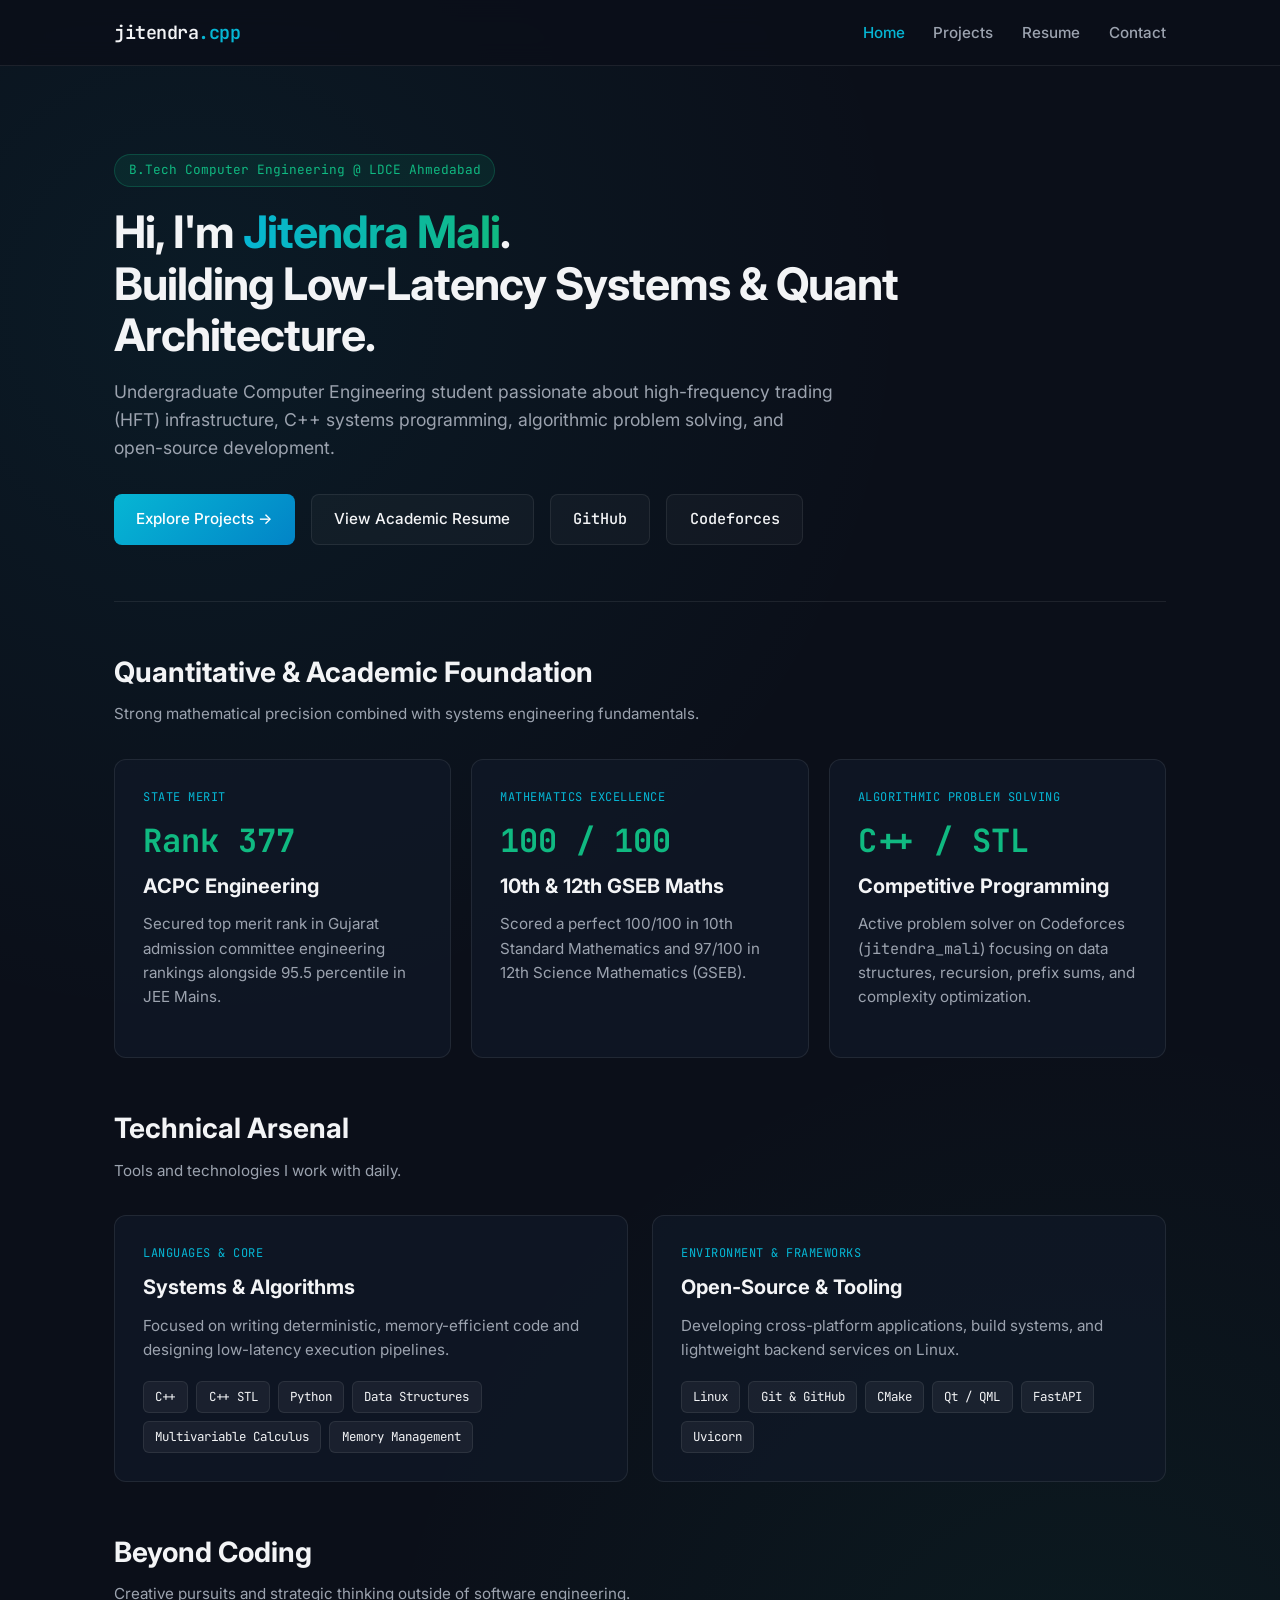
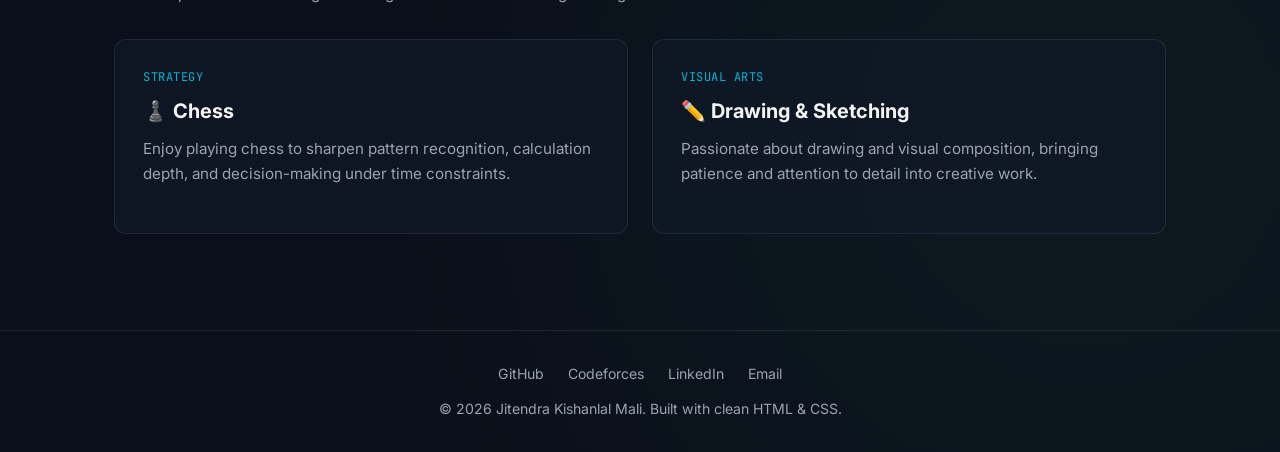
<file: index.html>
<!DOCTYPE html>
<html lang="en">
<head>
  <meta charset="UTF-8" />
  <meta name="viewport" content="width=device-width, initial-scale=1.0" />
  <title>Jitendra Mali | Systems & Quant Engineering Portfolio</title>
  <link rel="stylesheet" href="style.css" />
</head>
<body>

  <nav>
    <div class="nav-container">
      <a href="index.html" class="logo">jitendra<span>.cpp</span></a>
      <ul class="nav-links">
        <li><a href="index.html" class="active">Home</a></li>
        <li><a href="projects.html">Projects</a></li>
        <li><a href="resume.html">Resume</a></li>
        <li><a href="contact.html">Contact</a></li>
      </ul>
    </div>
  </nav>

  <main>
    <!-- Hero Section -->
    <section class="hero">
      <span class="badge">B.Tech Computer Engineering @ LDCE Ahmedabad</span>
      <h1>Hi, I'm <span>Jitendra Mali</span>.<br>Building Low-Latency Systems & Quant Architecture.</h1>
      <p>
        Undergraduate Computer Engineering student passionate about high-frequency trading (HFT) infrastructure, C++ systems programming, algorithmic problem solving, and open-source development.
      </p>
      <div class="btn-group">
        <a href="projects.html" class="btn btn-primary">Explore Projects →</a>
        <a href="resume.html" class="btn btn-outline">View Academic Resume</a>
        <a href="https://github.com/jitendramali2206" target="_blank" class="btn btn-outline mono">GitHub</a>
        <a href="https://codeforces.com/profile/jitendra_mali" target="_blank" class="btn btn-outline mono">Codeforces</a>
      </div>
    </section>

    <!-- Key Quantitative Highlights -->
    <h2 class="section-title">Quantitative & Academic Foundation</h2>
    <p class="section-subtitle">Strong mathematical precision combined with systems engineering fundamentals.</p>
    <div class="grid-3">
      <div class="card">
        <span class="card-tag">State Merit</span>
        <div class="stat-number">Rank 377</div>
        <h3>ACPC Engineering</h3>
        <p>Secured top merit rank in Gujarat admission committee engineering rankings alongside 95.5 percentile in JEE Mains.</p>
      </div>
      <div class="card">
        <span class="card-tag">Mathematics Excellence</span>
        <div class="stat-number">100 / 100</div>
        <h3>10th & 12th GSEB Maths</h3>
        <p>Scored a perfect 100/100 in 10th Standard Mathematics and 97/100 in 12th Science Mathematics (GSEB).</p>
      </div>
      <div class="card">
        <span class="card-tag">Algorithmic Problem Solving</span>
        <div class="stat-number">C++ / STL</div>
        <h3>Competitive Programming</h3>
        <p>Active problem solver on Codeforces (<span class="mono">jitendra_mali</span>) focusing on data structures, recursion, prefix sums, and complexity optimization.</p>
      </div>
    </div>

    <!-- Core Technical Arsenal -->
    <h2 class="section-title">Technical Arsenal</h2>
    <p class="section-subtitle">Tools and technologies I work with daily.</p>
    <div class="grid-2">
      <div class="card">
        <span class="card-tag">Languages & Core</span>
        <h3>Systems & Algorithms</h3>
        <p>Focused on writing deterministic, memory-efficient code and designing low-latency execution pipelines.</p>
        <div class="tags">
          <span class="tag">C++</span>
          <span class="tag">C++ STL</span>
          <span class="tag">Python</span>
          <span class="tag">Data Structures</span>
          <span class="tag">Multivariable Calculus</span>
          <span class="tag">Memory Management</span>
        </div>
      </div>
      <div class="card">
        <span class="card-tag">Environment & Frameworks</span>
        <h3>Open-Source & Tooling</h3>
        <p>Developing cross-platform applications, build systems, and lightweight backend services on Linux.</p>
        <div class="tags">
          <span class="tag">Linux</span>
          <span class="tag">Git & GitHub</span>
          <span class="tag">CMake</span>
          <span class="tag">Qt / QML</span>
          <span class="tag">FastAPI</span>
          <span class="tag">Uvicorn</span>
        </div>
      </div>
    </div>

    <!-- Beyond Coding / Hobbies -->
    <h2 class="section-title">Beyond Coding</h2>
    <p class="section-subtitle">Creative pursuits and strategic thinking outside of software engineering.</p>
    <div class="grid-2">
      <div class="card">
        <span class="card-tag">Strategy</span>
        <h3>♟️ Chess</h3>
        <p>Enjoy playing chess to sharpen pattern recognition, calculation depth, and decision-making under time constraints.</p>
      </div>
      <div class="card">
        <span class="card-tag">Visual Arts</span>
        <h3>✏️ Drawing & Sketching</h3>
        <p>Passionate about drawing and visual composition, bringing patience and attention to detail into creative work.</p>
      </div>
    </div>
  </main>

  <footer>
    <div class="footer-links">
      <a href="https://github.com/jitendramali2206" target="_blank">GitHub</a>
      <a href="https://codeforces.com/profile/jitendra_mali" target="_blank">Codeforces</a>
      <a href="https://www.linkedin.com/in/jitendra-mali-616040425" target="_blank">LinkedIn</a>
      <a href="mailto:jitendramali2206@gmail.com">Email</a>
    </div>
    <p>© 2026 Jitendra Kishanlal Mali. Built with clean HTML & CSS.</p>
  </footer>

</body>
</html>
</file>
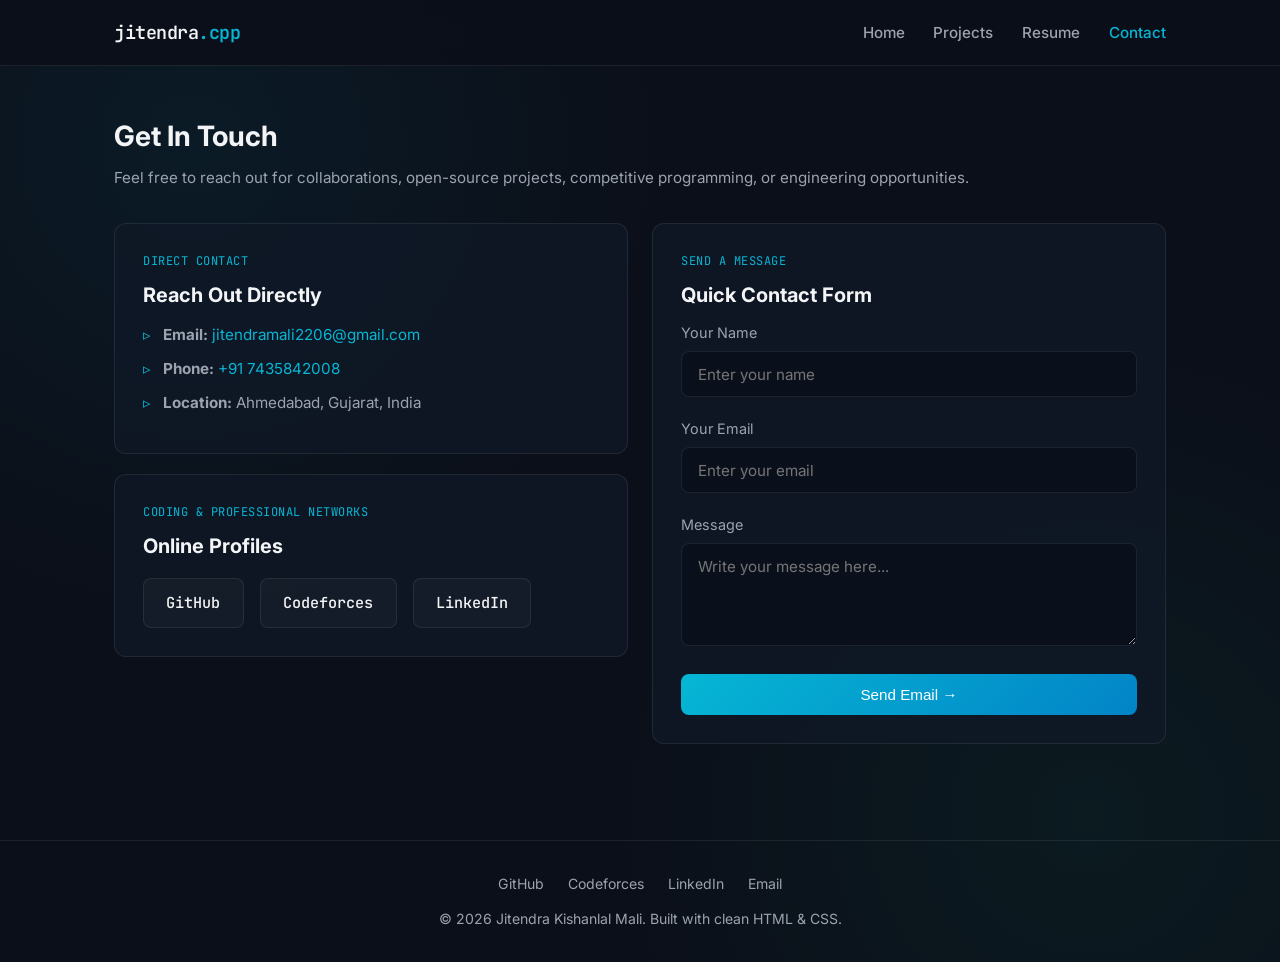
<file: contact.html>
<!DOCTYPE html>
<html lang="en">
<head>
  <meta charset="UTF-8" />
  <meta name="viewport" content="width=device-width, initial-scale=1.0" />
  <title>Contact | Jitendra Mali</title>
  <link rel="stylesheet" href="style.css" />
</head>
<body>

  <nav>
    <div class="nav-container">
      <a href="index.html" class="logo">jitendra<span>.cpp</span></a>
      <ul class="nav-links">
        <li><a href="index.html">Home</a></li>
        <li><a href="projects.html">Projects</a></li>
        <li><a href="resume.html">Resume</a></li>
        <li><a href="contact.html" class="active">Contact</a></li>
      </ul>
    </div>
  </nav>

  <main>
    <h1 class="section-title">Get In Touch</h1>
    <p class="section-subtitle">Feel free to reach out for collaborations, open-source projects, competitive programming, or engineering opportunities.</p>

    <div class="grid-2">
      <!-- Direct Contact Cards -->
      <div>
        <div class="card" style="margin-bottom: 1.25rem;">
          <span class="card-tag">Direct Contact</span>
          <h3>Reach Out Directly</h3>
          <ul class="clean-list">
            <li><strong>Email:</strong> <a href="mailto:jitendramali2206@gmail.com" style="color: var(--accent-cyan); text-decoration: none;">jitendramali2206@gmail.com</a></li>
            <li><strong>Phone:</strong> <a href="tel:+917435842008" style="color: var(--accent-cyan); text-decoration: none;">+91 7435842008</a></li>
            <li><strong>Location:</strong> Ahmedabad, Gujarat, India</li>
          </ul>
        </div>

        <div class="card">
          <span class="card-tag">Coding & Professional Networks</span>
          <h3>Online Profiles</h3>
          <div class="btn-group" style="margin-top: 1rem;">
            <a href="https://github.com/jitendramali2206" target="_blank" class="btn btn-outline mono">GitHub</a>
            <a href="https://codeforces.com/profile/jitendra_mali" target="_blank" class="btn btn-outline mono">Codeforces</a>
            <a href="https://www.linkedin.com/in/jitendra-mali-616040425" target="_blank" class="btn btn-outline mono">LinkedIn</a>
          </div>
        </div>
      </div>

      <!-- Quick Email Form -->
      <div class="card">
        <span class="card-tag">Send a Message</span>
        <h3>Quick Contact Form</h3>
        <form action="mailto:jitendramali2206@gmail.com" method="post" enctype="text/plain">
          <div class="form-group">
            <label for="name">Your Name</label>
            <input type="text" id="name" name="Name" class="form-control" placeholder="Enter your name" required />
          </div>
          <div class="form-group">
            <label for="email">Your Email</label>
            <input type="email" id="email" name="Email" class="form-control" placeholder="Enter your email" required />
          </div>
          <div class="form-group">
            <label for="message">Message</label>
            <textarea id="message" name="Message" rows="4" class="form-control" placeholder="Write your message here..." required></textarea>
          </div>
          <button type="submit" class="btn btn-primary" style="width: 100%; justify-content: center;">Send Email →</button>
        </form>
      </div>
    </div>
  </main>

  <footer>
    <div class="footer-links">
      <a href="https://github.com/jitendramali2206" target="_blank">GitHub</a>
      <a href="https://codeforces.com/profile/jitendra_mali" target="_blank">Codeforces</a>
      <a href="https://www.linkedin.com/in/jitendra-mali-616040425" target="_blank">LinkedIn</a>
      <a href="mailto:jitendramali2206@gmail.com">Email</a>
    </div>
    <p>© 2026 Jitendra Kishanlal Mali. Built with clean HTML & CSS.</p>
  </footer>

</body>
</html>
</file>
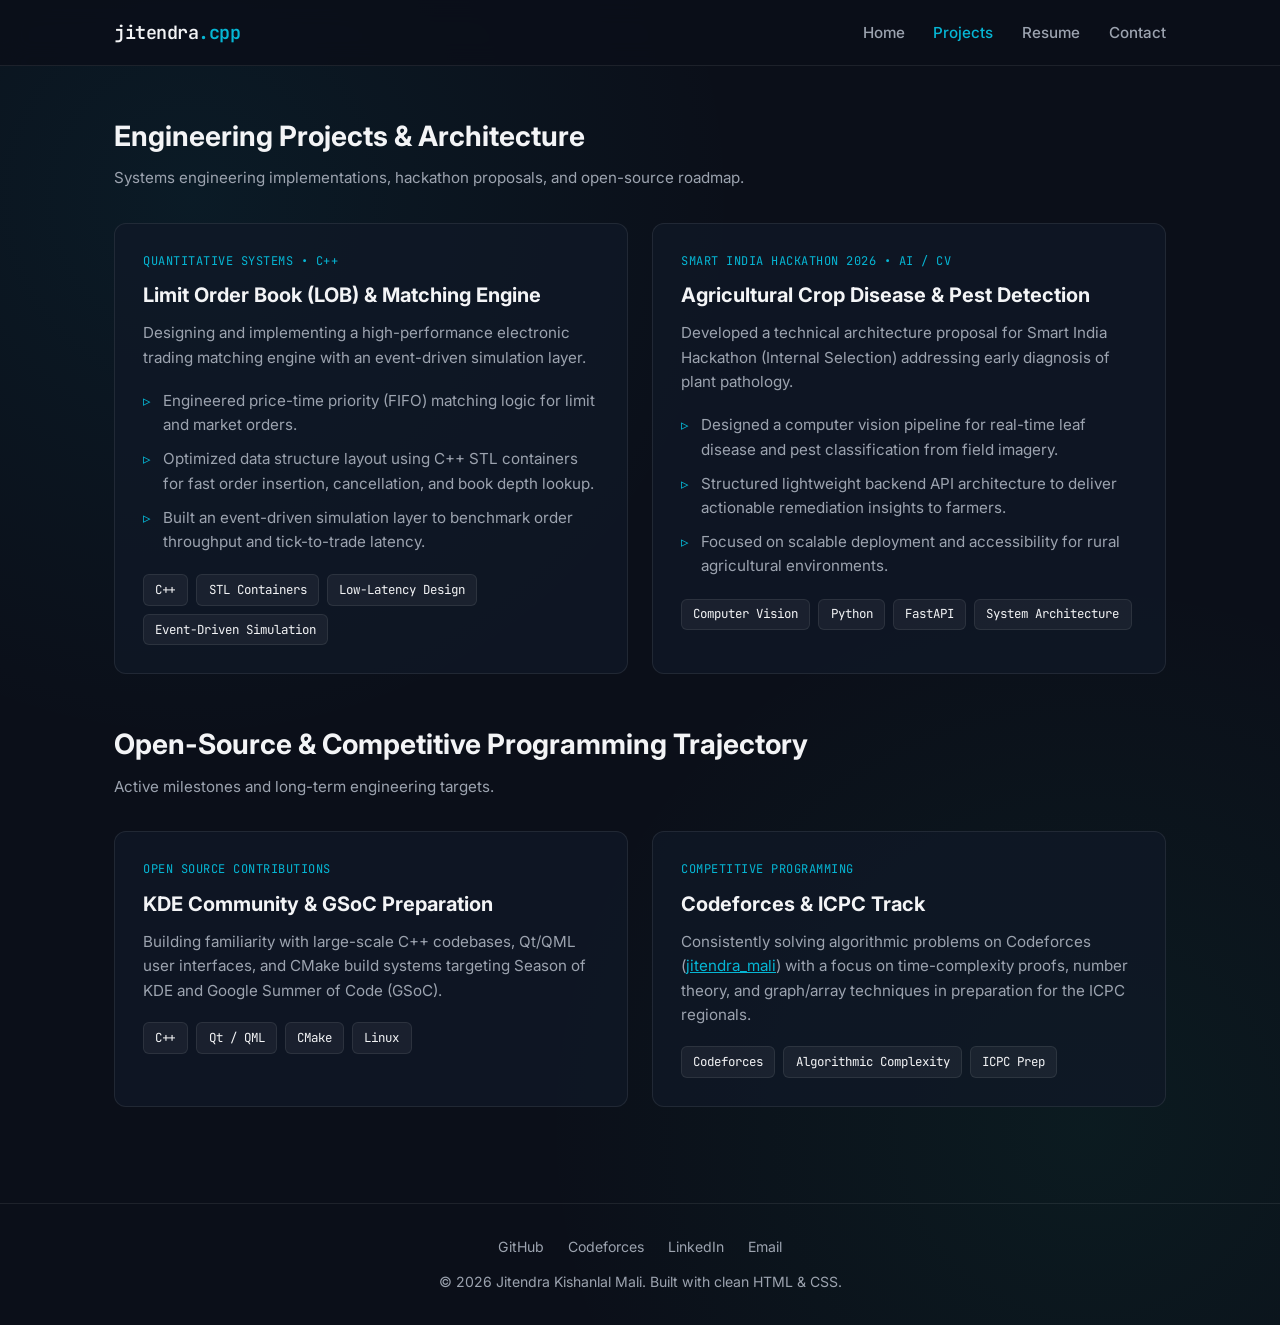
<file: projects.html>
<!DOCTYPE html>
<html lang="en">
<head>
  <meta charset="UTF-8" />
  <meta name="viewport" content="width=device-width, initial-scale=1.0" />
  <title>Projects | Jitendra Mali</title>
  <link rel="stylesheet" href="style.css" />
</head>
<body>

  <nav>
    <div class="nav-container">
      <a href="index.html" class="logo">jitendra<span>.cpp</span></a>
      <ul class="nav-links">
        <li><a href="index.html">Home</a></li>
        <li><a href="projects.html" class="active">Projects</a></li>
        <li><a href="resume.html">Resume</a></li>
        <li><a href="contact.html">Contact</a></li>
      </ul>
    </div>
  </nav>

  <main>
    <h1 class="section-title">Engineering Projects & Architecture</h1>
    <p class="section-subtitle">Systems engineering implementations, hackathon proposals, and open-source roadmap.</p>

    <div class="grid-2">
      <!-- Project 1: Limit Order Book -->
      <div class="card">
        <span class="card-tag">Quantitative Systems • C++</span>
        <h3>Limit Order Book (LOB) & Matching Engine</h3>
        <p>
          Designing and implementing a high-performance electronic trading matching engine with an event-driven simulation layer.
        </p>
        <ul class="clean-list">
          <li>Engineered price-time priority (FIFO) matching logic for limit and market orders.</li>
          <li>Optimized data structure layout using C++ STL containers for fast order insertion, cancellation, and book depth lookup.</li>
          <li>Built an event-driven simulation layer to benchmark order throughput and tick-to-trade latency.</li>
        </ul>
        <div class="tags" style="margin-top: 1.25rem;">
          <span class="tag">C++</span>
          <span class="tag">STL Containers</span>
          <span class="tag">Low-Latency Design</span>
          <span class="tag">Event-Driven Simulation</span>
        </div>
      </div>

      <!-- Project 2: SIH 2026 -->
      <div class="card">
        <span class="card-tag">Smart India Hackathon 2026 • AI / CV</span>
        <h3>Agricultural Crop Disease & Pest Detection</h3>
        <p>
          Developed a technical architecture proposal for Smart India Hackathon (Internal Selection) addressing early diagnosis of plant pathology.
        </p>
        <ul class="clean-list">
          <li>Designed a computer vision pipeline for real-time leaf disease and pest classification from field imagery.</li>
          <li>Structured lightweight backend API architecture to deliver actionable remediation insights to farmers.</li>
          <li>Focused on scalable deployment and accessibility for rural agricultural environments.</li>
        </ul>
        <div class="tags" style="margin-top: 1.25rem;">
          <span class="tag">Computer Vision</span>
          <span class="tag">Python</span>
          <span class="tag">FastAPI</span>
          <span class="tag">System Architecture</span>
        </div>
      </div>
    </div>

    <!-- Open Source & Competitive Programming Roadmap -->
    <h2 class="section-title">Open-Source & Competitive Programming Trajectory</h2>
    <p class="section-subtitle">Active milestones and long-term engineering targets.</p>

    <div class="grid-2">
      <div class="card">
        <span class="card-tag">Open Source Contributions</span>
        <h3>KDE Community & GSoC Preparation</h3>
        <p>
          Building familiarity with large-scale C++ codebases, Qt/QML user interfaces, and CMake build systems targeting Season of KDE and Google Summer of Code (GSoC).
        </p>
        <div class="tags">
          <span class="tag">C++</span>
          <span class="tag">Qt / QML</span>
          <span class="tag">CMake</span>
          <span class="tag">Linux</span>
        </div>
      </div>

      <div class="card">
        <span class="card-tag">Competitive Programming</span>
        <h3>Codeforces & ICPC Track</h3>
        <p>
          Consistently solving algorithmic problems on Codeforces (<a href="https://codeforces.com/profile/jitendra_mali" target="_blank" style="color: var(--accent-cyan);">jitendra_mali</a>) with a focus on time-complexity proofs, number theory, and graph/array techniques in preparation for the ICPC regionals.
        </p>
        <div class="tags">
          <span class="tag">Codeforces</span>
          <span class="tag">Algorithmic Complexity</span>
          <span class="tag">ICPC Prep</span>
        </div>
      </div>
    </div>
  </main>

  <footer>
    <div class="footer-links">
      <a href="https://github.com/jitendramali2206" target="_blank">GitHub</a>
      <a href="https://codeforces.com/profile/jitendra_mali" target="_blank">Codeforces</a>
      <a href="https://www.linkedin.com/in/jitendra-mali-616040425" target="_blank">LinkedIn</a>
      <a href="mailto:jitendramali2206@gmail.com">Email</a>
    </div>
    <p>© 2026 Jitendra Kishanlal Mali. Built with clean HTML & CSS.</p>
  </footer>

</body>
</html>
</file>
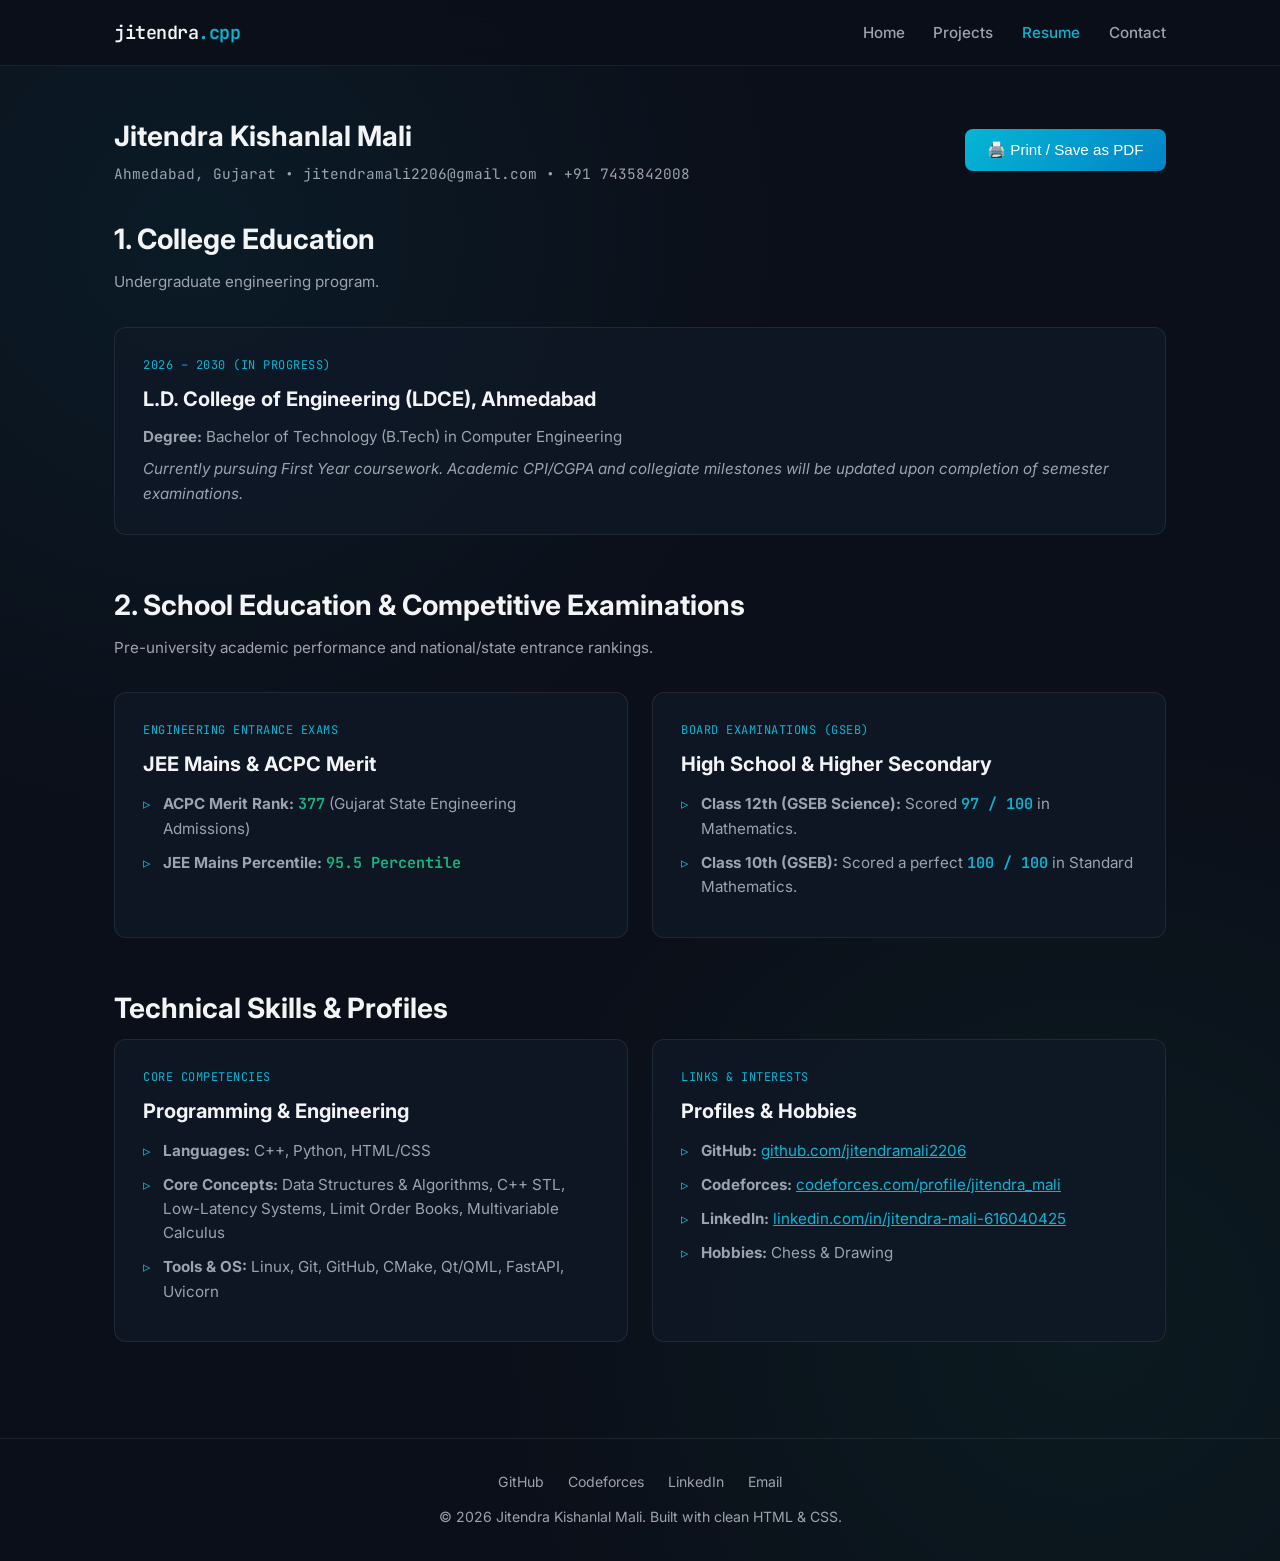
<file: resume.html>
<!DOCTYPE html>
<html lang="en">
<head>
  <meta charset="UTF-8" />
  <meta name="viewport" content="width=device-width, initial-scale=1.0" />
  <title>Resume | Jitendra Mali</title>
  <link rel="stylesheet" href="style.css" />
</head>
<body>

  <nav>
    <div class="nav-container">
      <a href="index.html" class="logo">jitendra<span>.cpp</span></a>
      <ul class="nav-links">
        <li><a href="index.html">Home</a></li>
        <li><a href="projects.html">Projects</a></li>
        <li><a href="resume.html" class="active">Resume</a></li>
        <li><a href="contact.html">Contact</a></li>
      </ul>
    </div>
  </nav>

  <main>
    <div style="display: flex; justify-content: space-between; align-items: center; flex-wrap: wrap; gap: 1rem; margin-bottom: 2rem;">
      <div>
        <h1 class="section-title" style="margin-bottom: 0.25rem;">Jitendra Kishanlal Mali</h1>
        <p class="mono" style="color: var(--text-secondary); font-size: 0.9rem;">
          Ahmedabad, Gujarat • jitendramali2206@gmail.com • +91 7435842008
        </p>
      </div>
      <button onclick="window.print()" class="btn btn-primary no-print">🖨️ Print / Save as PDF</button>
    </div>

    <!-- SECTION 1: COLLEGE EDUCATION (Kept clean/empty of grades for now as requested) -->
    <h2 class="section-title">1. College Education</h2>
    <p class="section-subtitle">Undergraduate engineering program.</p>
    <div class="card" style="margin-bottom: 3rem;">
      <span class="card-tag">2026 – 2030 (In Progress)</span>
      <h3>L.D. College of Engineering (LDCE), Ahmedabad</h3>
      <p style="margin-bottom: 0.5rem;"><strong>Degree:</strong> Bachelor of Technology (B.Tech) in Computer Engineering</p>
      <p style="margin-bottom: 0; font-style: italic; color: var(--text-secondary);">
        Currently pursuing First Year coursework. Academic CPI/CGPA and collegiate milestones will be updated upon completion of semester examinations.
      </p>
    </div>

    <!-- SECTION 2: SCHOOL & COMPETITIVE EXAMS -->
    <h2 class="section-title">2. School Education & Competitive Examinations</h2>
    <p class="section-subtitle">Pre-university academic performance and national/state entrance rankings.</p>
    
    <div class="grid-2">
      <div class="card">
        <span class="card-tag">Engineering Entrance Exams</span>
        <h3>JEE Mains & ACPC Merit</h3>
        <ul class="clean-list">
          <li><strong>ACPC Merit Rank:</strong> <span class="mono" style="color: var(--accent-emerald); font-weight: 600;">377</span> (Gujarat State Engineering Admissions)</li>
          <li><strong>JEE Mains Percentile:</strong> <span class="mono" style="color: var(--accent-emerald); font-weight: 600;">95.5 Percentile</span></li>
        </ul>
      </div>

      <div class="card">
        <span class="card-tag">Board Examinations (GSEB)</span>
        <h3>High School & Higher Secondary</h3>
        <ul class="clean-list">
          <li><strong>Class 12th (GSEB Science):</strong> Scored <span class="mono" style="color: var(--accent-cyan); font-weight: 600;">97 / 100</span> in Mathematics.</li>
          <li><strong>Class 10th (GSEB):</strong> Scored a perfect <span class="mono" style="color: var(--accent-cyan); font-weight: 600;">100 / 100</span> in Standard Mathematics.</li>
        </ul>
      </div>
    </div>

    <!-- TECHNICAL SKILLS & PROFILES -->
    <h2 class="section-title">Technical Skills & Profiles</h2>
    <div class="grid-2">
      <div class="card">
        <span class="card-tag">Core Competencies</span>
        <h3>Programming & Engineering</h3>
        <ul class="clean-list">
          <li><strong>Languages:</strong> C++, Python, HTML/CSS</li>
          <li><strong>Core Concepts:</strong> Data Structures & Algorithms, C++ STL, Low-Latency Systems, Limit Order Books, Multivariable Calculus</li>
          <li><strong>Tools & OS:</strong> Linux, Git, GitHub, CMake, Qt/QML, FastAPI, Uvicorn</li>
        </ul>
      </div>

      <div class="card">
        <span class="card-tag">Links & Interests</span>
        <h3>Profiles & Hobbies</h3>
        <ul class="clean-list">
          <li><strong>GitHub:</strong> <a href="https://github.com/jitendramali2206" target="_blank" style="color: var(--accent-cyan);">github.com/jitendramali2206</a></li>
          <li><strong>Codeforces:</strong> <a href="https://codeforces.com/profile/jitendra_mali" target="_blank" style="color: var(--accent-cyan);">codeforces.com/profile/jitendra_mali</a></li>
          <li><strong>LinkedIn:</strong> <a href="https://www.linkedin.com/in/jitendra-mali-616040425" target="_blank" style="color: var(--accent-cyan);">linkedin.com/in/jitendra-mali-616040425</a></li>
          <li><strong>Hobbies:</strong> Chess & Drawing</li>
        </ul>
      </div>
    </div>
  </main>

  <footer>
    <div class="footer-links">
      <a href="https://github.com/jitendramali2206" target="_blank">GitHub</a>
      <a href="https://codeforces.com/profile/jitendra_mali" target="_blank">Codeforces</a>
      <a href="https://www.linkedin.com/in/jitendra-mali-616040425" target="_blank">LinkedIn</a>
      <a href="mailto:jitendramali2206@gmail.com">Email</a>
    </div>
    <p>© 2026 Jitendra Kishanlal Mali. Built with clean HTML & CSS.</p>
  </footer>

</body>
</html>
</file>
<file: style.css>
@import url('https://fonts.googleapis.com/css2?family=Inter:wght@300;400;500;600;700&family=JetBrains+Mono:wght@400;500;600&display=swap');

:root {
  --bg-main: #0b0f19;
  --bg-card: rgba(17, 24, 39, 0.75);
  --bg-card-hover: rgba(31, 41, 55, 0.85);
  --text-primary: #f3f4f6;
  --text-secondary: #9ca3af;
  --accent-cyan: #06b6d4;
  --accent-emerald: #10b981;
  --border-color: rgba(255, 255, 255, 0.08);
  --border-hover: rgba(6, 182, 212, 0.4);
}

* {
  margin: 0;
  padding: 0;
  box-sizing: border-box;
}

body {
  font-family: 'Inter', sans-serif;
  background-color: var(--bg-main);
  background-image: 
    radial-gradient(circle at 15% 15%, rgba(6, 182, 212, 0.07), transparent 35%),
    radial-gradient(circle at 85% 85%, rgba(16, 185, 129, 0.07), transparent 35%);
  color: var(--text-primary);
  line-height: 1.6;
  min-height: 100vh;
  display: flex;
  flex-direction: column;
}

.mono {
  font-family: 'JetBrains Mono', monospace;
}

/* Navbar */
nav {
  position: sticky;
  top: 0;
  z-index: 100;
  backdrop-filter: blur(12px);
  background: rgba(11, 15, 25, 0.85);
  border-bottom: 1px solid var(--border-color);
}

.nav-container {
  max-width: 1100px;
  margin: 0 auto;
  padding: 1.1rem 1.5rem;
  display: flex;
  justify-content: space-between;
  align-items: center;
}

.logo {
  font-family: 'JetBrains Mono', monospace;
  font-weight: 600;
  font-size: 1.15rem;
  color: var(--text-primary);
  text-decoration: none;
  letter-spacing: -0.5px;
}

.logo span {
  color: var(--accent-cyan);
}

.nav-links {
  display: flex;
  gap: 1.8rem;
  list-style: none;
}

.nav-links a {
  color: var(--text-secondary);
  text-decoration: none;
  font-size: 0.95rem;
  font-weight: 500;
  transition: color 0.2s ease;
}

.nav-links a:hover,
.nav-links a.active {
  color: var(--accent-cyan);
}

/* Layout Containers */
main {
  flex: 1;
  max-width: 1100px;
  width: 100%;
  margin: 0 auto;
  padding: 3rem 1.5rem;
}

.section-title {
  font-size: 1.75rem;
  font-weight: 700;
  margin-bottom: 0.5rem;
  display: flex;
  align-items: center;
  gap: 0.75rem;
}

.section-subtitle {
  color: var(--text-secondary);
  margin-bottom: 2rem;
  font-size: 0.95rem;
}

/* Hero Section */
.hero {
  padding: 2.5rem 0 3.5rem;
  border-bottom: 1px solid var(--border-color);
  margin-bottom: 3rem;
}

.badge {
  display: inline-block;
  font-family: 'JetBrains Mono', monospace;
  font-size: 0.8rem;
  color: var(--accent-emerald);
  background: rgba(16, 185, 129, 0.1);
  border: 1px solid rgba(16, 185, 129, 0.25);
  padding: 0.35rem 0.85rem;
  border-radius: 999px;
  margin-bottom: 1.25rem;
}

.hero h1 {
  font-size: 2.8rem;
  font-weight: 700;
  letter-spacing: -1px;
  line-height: 1.15;
  margin-bottom: 1rem;
}

.hero h1 span {
  background: linear-gradient(90deg, var(--accent-cyan), var(--accent-emerald));
  -webkit-background-clip: text;
  -webkit-text-fill-color: transparent;
}

.hero p {
  color: var(--text-secondary);
  font-size: 1.1rem;
  max-width: 720px;
  margin-bottom: 2rem;
}

.btn-group {
  display: flex;
  flex-wrap: wrap;
  gap: 1rem;
}

.btn {
  display: inline-flex;
  align-items: center;
  gap: 0.5rem;
  padding: 0.75rem 1.4rem;
  border-radius: 8px;
  font-weight: 500;
  font-size: 0.95rem;
  text-decoration: none;
  transition: all 0.2s ease;
  cursor: pointer;
  border: none;
}

.btn-primary {
  background: linear-gradient(135deg, var(--accent-cyan), #0284c7);
  color: #fff;
}

.btn-primary:hover {
  opacity: 0.92;
  transform: translateY(-2px);
}

.btn-outline {
  background: rgba(255, 255, 255, 0.03);
  color: var(--text-primary);
  border: 1px solid var(--border-color);
}

.btn-outline:hover {
  border-color: var(--accent-cyan);
  color: var(--accent-cyan);
  transform: translateY(-2px);
}

/* Grids & Cards */
.grid-2 {
  display: grid;
  grid-template-columns: repeat(auto-fit, minmax(320px, 1fr));
  gap: 1.5rem;
  margin-bottom: 3rem;
}

.grid-3 {
  display: grid;
  grid-template-columns: repeat(auto-fit, minmax(250px, 1fr));
  gap: 1.25rem;
  margin-bottom: 3rem;
}

.card {
  background: var(--bg-card);
  border: 1px solid var(--border-color);
  border-radius: 12px;
  padding: 1.75rem;
  transition: all 0.25s ease;
}

.card:hover {
  border-color: var(--border-hover);
  background: var(--bg-card-hover);
  transform: translateY(-3px);
}

.card-tag {
  font-family: 'JetBrains Mono', monospace;
  font-size: 0.75rem;
  color: var(--accent-cyan);
  text-transform: uppercase;
  letter-spacing: 0.5px;
  margin-bottom: 0.5rem;
  display: block;
}

.card h3 {
  font-size: 1.25rem;
  margin-bottom: 0.65rem;
  color: var(--text-primary);
}

.card p {
  color: var(--text-secondary);
  font-size: 0.95rem;
  margin-bottom: 1.2rem;
}

/* Metric Highlight Boxes */
.stat-number {
  font-family: 'JetBrains Mono', monospace;
  font-size: 2rem;
  font-weight: 700;
  color: var(--accent-emerald);
  margin-bottom: 0.25rem;
}

/* Pills / Skill Tags */
.tags {
  display: flex;
  flex-wrap: wrap;
  gap: 0.5rem;
}

.tag {
  font-family: 'JetBrains Mono', monospace;
  font-size: 0.78rem;
  padding: 0.3rem 0.7rem;
  background: rgba(255, 255, 255, 0.05);
  border: 1px solid var(--border-color);
  border-radius: 6px;
  color: var(--text-primary);
}

/* List Styling */
.clean-list {
  list-style: none;
  margin-top: 0.75rem;
}

.clean-list li {
  position: relative;
  padding-left: 1.25rem;
  margin-bottom: 0.6rem;
  color: var(--text-secondary);
  font-size: 0.95rem;
}

.clean-list li::before {
  content: "▹";
  position: absolute;
  left: 0;
  color: var(--accent-cyan);
}

/* Contact Form */
.form-group {
  margin-bottom: 1.25rem;
}

.form-group label {
  display: block;
  margin-bottom: 0.4rem;
  font-size: 0.9rem;
  color: var(--text-secondary);
}

.form-control {
  width: 100%;
  padding: 0.8rem 1rem;
  background: rgba(11, 15, 25, 0.8);
  border: 1px solid var(--border-color);
  border-radius: 8px;
  color: var(--text-primary);
  font-family: 'Inter', sans-serif;
  font-size: 0.95rem;
}

.form-control:focus {
  outline: none;
  border-color: var(--accent-cyan);
}

/* Footer */
footer {
  border-top: 1px solid var(--border-color);
  padding: 2rem 1.5rem;
  text-align: center;
  color: var(--text-secondary);
  font-size: 0.88rem;
}

.footer-links {
  display: flex;
  justify-content: center;
  gap: 1.5rem;
  margin-bottom: 0.75rem;
}

.footer-links a {
  color: var(--text-secondary);
  text-decoration: none;
  transition: color 0.2s;
}

.footer-links a:hover {
  color: var(--accent-cyan);
}

/* Print Friendly for Resume PDF */
@media print {
  nav, footer, .no-print {
    display: none !important;
  }
  body {
    background: #fff;
    color: #000;
  }
  .card {
    border: 1px solid #ccc;
    background: #fff;
    color: #000;
    break-inside: avoid;
  }
  .card p, .clean-list li, .section-subtitle {
    color: #333;
  }
}

/* Mobile Responsive */
@media (max-width: 640px) {
  .nav-container {
    flex-direction: column;
    gap: 0.75rem;
  }
  .hero h1 {
    font-size: 2.1rem;
  }
}
</file>
